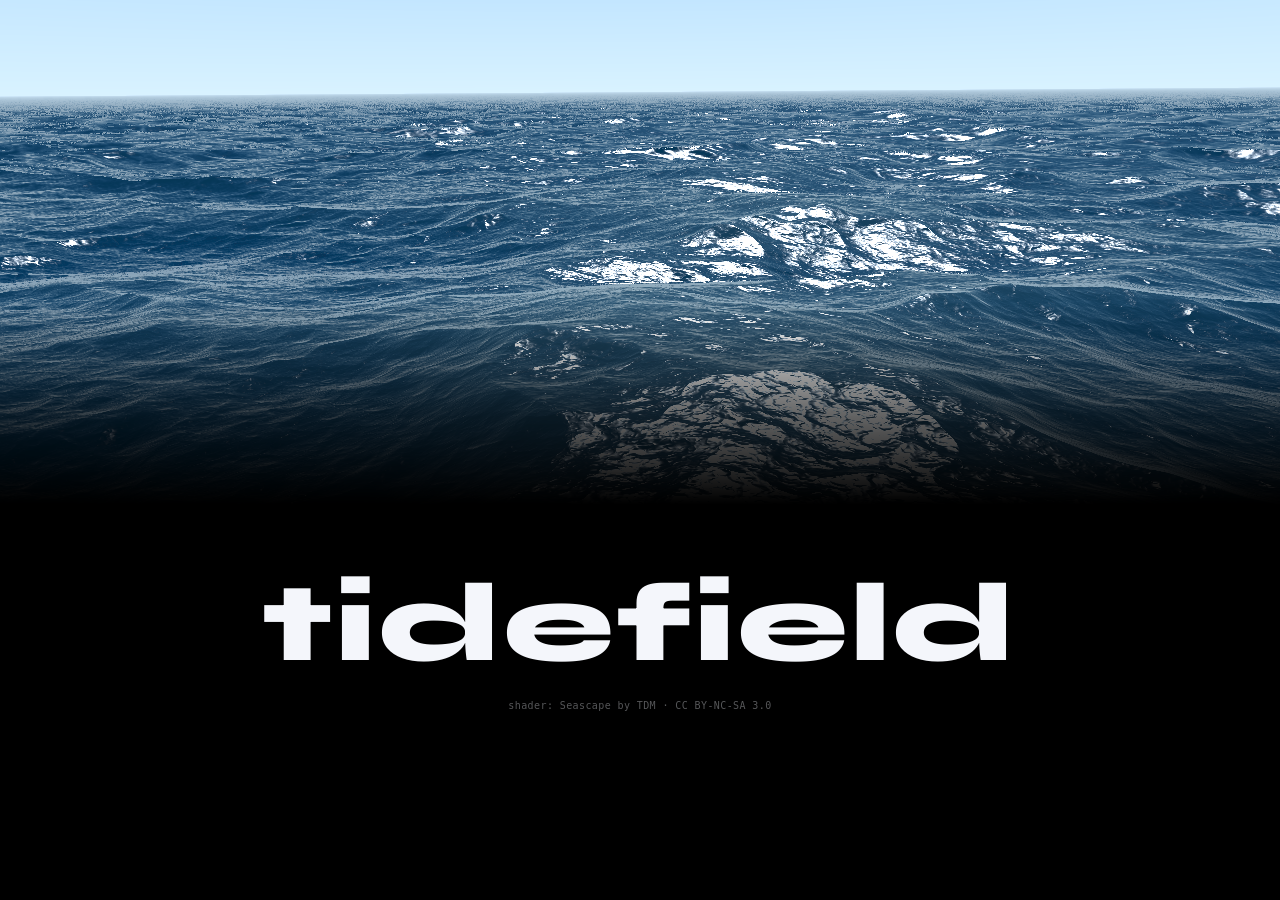
<file: index2.html>
<!doctype html>
<html lang="en">
  <head>
    <meta charset="UTF-8" />
    <meta name="viewport" content="width=device-width, initial-scale=1.0" />
    <title>tidefield · seascape</title>
    <meta
      name="description"
      content="tidefield studio landing page with a Seascape WebGL header (shader by TDM, Shadertoy Ms2SD1)."
    />
    <link rel="preconnect" href="https://fonts.googleapis.com" />
    <link rel="preconnect" href="https://fonts.gstatic.com" crossorigin />
    <link
      href="https://fonts.googleapis.com/css2?family=Syne:wght@700;800&display=swap"
      rel="stylesheet"
    />
    <style>
      :root {
        color-scheme: dark;
        --bg: #000000;
        --ink: #f4f6fb;
      }
      * { box-sizing: border-box; }
      html, body { margin: 0; min-height: 100%; }
      body {
        background: var(--bg);
        color: var(--ink);
        font-family: "Syne", sans-serif;
        min-height: 100vh;
      }
      .header {
        position: relative;
        width: 100%;
        height: clamp(320px, 56vh, 560px);
        background: #000;
        overflow: hidden;
      }
      .header::after {
        content: "";
        position: absolute;
        inset: 0;
        pointer-events: none;
        background: linear-gradient(
          180deg,
          rgba(0,0,0,0) 60%,
          rgba(0,0,0,0.6) 82%,
          rgba(0,0,0,1) 100%
        );
      }
      .scene { display: block; width: 100%; height: 100%; }
      .shell {
        display: flex;
        align-items: center;
        justify-content: center;
        padding: clamp(2rem, 6vw, 4rem) 1.5rem;
      }
      .wordmark {
        margin: 0;
        font-size: clamp(2.8rem, 9vw, 7rem);
        line-height: 1;
        font-weight: 800;
        letter-spacing: 0.02em;
        text-transform: lowercase;
        text-align: center;
        color: var(--ink);
      }
      .credit {
        display: inline-block;
        margin-top: 1.25rem;
        font-family: ui-monospace, SFMono-Regular, Menlo, monospace;
        font-size: 10px;
        letter-spacing: 0.04em;
        color: rgba(244, 246, 251, 0.35);
        text-decoration: none;
      }
      .credit:hover { color: rgba(244, 246, 251, 0.7); }
      @media (max-width: 640px) {
        .header { height: clamp(200px, 40vh, 320px); }
        .wordmark { font-size: clamp(2.4rem, 14vw, 4.4rem); }
      }
      @media (prefers-reduced-motion: reduce) {
        .scene { opacity: 0.9; }
      }
    </style>
  </head>
  <body>
    <header class="header" aria-label="tidefield">
      <canvas class="scene" id="scene" aria-hidden="true"></canvas>
    </header>
    <main class="shell">
      <div style="text-align:center">
        <h1 class="wordmark">tidefield</h1>
        <a class="credit"
           href="https://www.shadertoy.com/view/Ms2SD1"
           target="_blank"
           rel="noopener noreferrer">shader: Seascape by TDM · CC BY-NC-SA 3.0</a>
      </div>
    </main>

    <script id="vs" type="x-shader/x-vertex">
      attribute vec2 a_pos;
      void main() { gl_Position = vec4(a_pos, 0.0, 1.0); }
    </script>

    <!--
      Fragment shader: "Seascape" by Alexander Alekseev aka TDM (2014).
      Source: https://www.shadertoy.com/view/Ms2SD1
      License: CC BY-NC-SA 3.0 Unported.
    -->
    <script id="fs" type="x-shader/x-fragment">
      precision highp float;

      uniform vec2  iResolution;
      uniform float iTime;
      uniform vec2  iMouse;

      const int NUM_STEPS = 8;
      const float PI      = 3.141592;
      const float EPSILON = 1e-3;
      #define EPSILON_NRM (0.1 / iResolution.x)

      const int ITER_GEOMETRY = 3;
      const int ITER_FRAGMENT = 5;
      const float SEA_HEIGHT = 0.6;
      const float SEA_CHOPPY = 4.0;
      const float SEA_SPEED  = 0.8;
      const float SEA_FREQ   = 0.16;
      const vec3  SEA_BASE        = vec3(0.0, 0.09, 0.18);
      const vec3  SEA_WATER_COLOR = vec3(0.48, 0.54, 0.36) * 0.6;
      #define SEA_TIME (1.0 + iTime * SEA_SPEED)
      const mat2 octave_m = mat2(1.6, 1.2, -1.2, 1.6);

      mat3 fromEuler(vec3 ang) {
        vec2 a1 = vec2(sin(ang.x), cos(ang.x));
        vec2 a2 = vec2(sin(ang.y), cos(ang.y));
        vec2 a3 = vec2(sin(ang.z), cos(ang.z));
        mat3 m;
        m[0] = vec3(a1.y*a3.y + a1.x*a2.x*a3.x, a1.y*a2.x*a3.x + a3.y*a1.x, -a2.y*a3.x);
        m[1] = vec3(-a2.y*a1.x, a1.y*a2.y, a2.x);
        m[2] = vec3(a3.y*a1.x*a2.x + a1.y*a3.x, a1.x*a3.x - a1.y*a3.y*a2.x, a2.y*a3.y);
        return m;
      }

      float hash(vec2 p) {
        float h = dot(p, vec2(127.1, 311.7));
        return fract(sin(h) * 43758.5453123);
      }
      float noise(in vec2 p) {
        vec2 i = floor(p);
        vec2 f = fract(p);
        vec2 u = f*f*(3.0 - 2.0*f);
        return -1.0 + 2.0 * mix(
          mix(hash(i + vec2(0.0,0.0)), hash(i + vec2(1.0,0.0)), u.x),
          mix(hash(i + vec2(0.0,1.0)), hash(i + vec2(1.0,1.0)), u.x),
          u.y);
      }

      float diffuse(vec3 n, vec3 l, float p) {
        return pow(dot(n, l) * 0.4 + 0.6, p);
      }
      float specular(vec3 n, vec3 l, vec3 e, float s) {
        float nrm = (s + 8.0) / (PI * 8.0);
        return pow(max(dot(reflect(e, n), l), 0.0), s) * nrm;
      }

      vec3 getSkyColor(vec3 e, float day) {
        e.y = (max(e.y, 0.0) * 0.8 + 0.2) * 0.8;
        vec3 daySky = vec3(pow(1.0 - e.y, 2.0), 1.0 - e.y, 0.6 + (1.0 - e.y) * 0.4) * 1.1;
        vec3 nightSky = vec3(0.04, 0.06, 0.12) + vec3(0.04, 0.05, 0.10) * (1.0 - e.y);
        return mix(nightSky, daySky, day);
      }

      float sea_octave(vec2 uv, float choppy) {
        uv += noise(uv);
        vec2 wv  = 1.0 - abs(sin(uv));
        vec2 swv = abs(cos(uv));
        wv = mix(wv, swv, wv);
        return pow(1.0 - pow(wv.x * wv.y, 0.65), choppy);
      }

      float map(vec3 p) {
        float freq = SEA_FREQ;
        float amp  = SEA_HEIGHT;
        float choppy = SEA_CHOPPY;
        vec2 uv = p.xz; uv.x *= 0.75;
        float d, h = 0.0;
        for (int i = 0; i < ITER_GEOMETRY; i++) {
          d  = sea_octave((uv + SEA_TIME) * freq, choppy);
          d += sea_octave((uv - SEA_TIME) * freq, choppy);
          h += d * amp;
          uv *= octave_m; freq *= 1.9; amp *= 0.22;
          choppy = mix(choppy, 1.0, 0.2);
        }
        return p.y - h;
      }

      float map_detailed(vec3 p) {
        float freq = SEA_FREQ;
        float amp  = SEA_HEIGHT;
        float choppy = SEA_CHOPPY;
        vec2 uv = p.xz; uv.x *= 0.75;
        float d, h = 0.0;
        for (int i = 0; i < ITER_FRAGMENT; i++) {
          d  = sea_octave((uv + SEA_TIME) * freq, choppy);
          d += sea_octave((uv - SEA_TIME) * freq, choppy);
          h += d * amp;
          uv *= octave_m; freq *= 1.9; amp *= 0.22;
          choppy = mix(choppy, 1.0, 0.2);
        }
        return p.y - h;
      }

      vec3 getSeaColor(vec3 p, vec3 n, vec3 l, vec3 eye, vec3 dist, float day) {
        float fresnel = clamp(1.0 - dot(n, -eye), 0.0, 1.0);
        fresnel = pow(fresnel, 3.0) * 0.5;
        vec3 reflected = getSkyColor(reflect(eye, n), day);
        vec3 baseDay = SEA_BASE;
        vec3 baseNight = vec3(0.02, 0.06, 0.12);
        vec3 base = mix(baseNight, baseDay, day);
        vec3 refracted = base + diffuse(n, l, 80.0) * SEA_WATER_COLOR * (0.06 + 0.08 * day);

        // moonlight: a second light from the opposite hemisphere keeps the water visible at night
        vec3 moonDir = normalize(vec3(-0.4, 0.7, -0.6));
        vec3 moonTint = vec3(0.55, 0.7, 1.0);
        float moonAmt = (1.0 - day);
        refracted += diffuse(n, moonDir, 40.0) * moonTint * 0.18 * moonAmt;

        vec3 color = mix(refracted, reflected, fresnel);
        float atten = max(1.0 - dot(dist, dist) * 0.001, 0.0);
        color += SEA_WATER_COLOR * (p.y - SEA_HEIGHT) * 0.18 * atten * (0.5 + 0.5 * day);
        color += vec3(specular(n, l, eye, 60.0)) * (0.2 + 0.8 * day);
        color += moonTint * specular(n, moonDir, eye, 40.0) * 0.35 * moonAmt;
        return color;
      }

      vec3 getNormal(vec3 p, float eps) {
        vec3 n;
        n.y = map_detailed(p);
        n.x = map_detailed(vec3(p.x + eps, p.y, p.z)) - n.y;
        n.z = map_detailed(vec3(p.x, p.y, p.z + eps)) - n.y;
        n.y = eps;
        return normalize(n);
      }

      float heightMapTracing(vec3 ori, vec3 dir, out vec3 p) {
        float tm = 0.0;
        float tx = 1000.0;
        float hx = map(ori + dir * tx);
        if (hx > 0.0) { p = ori + dir * tx; return tx; }
        float hm = map(ori + dir * tm);
        float tmid = 0.0;
        for (int i = 0; i < NUM_STEPS; i++) {
          tmid = mix(tm, tx, hm / (hm - hx));
          p = ori + dir * tmid;
          float hmid = map(p);
          if (hmid < 0.0) { tx = tmid; hx = hmid; }
          else            { tm = tmid; hm = hmid; }
        }
        return tmid;
      }

      vec3 getPixel(in vec2 coord, float time) {
        vec2 uv = coord / iResolution.xy;
        uv = uv * 2.0 - 1.0;
        uv.x *= iResolution.x / iResolution.y;

        // slow day/night cycle (~125s full period)
        float sunY = sin(iTime * 0.05);
        float day  = clamp(sunY * 0.7 + 0.5, 0.0, 1.0);

        vec3 ang = vec3(sin(time*3.0)*0.04, sin(time)*0.08 + 0.18, time);
        vec3 ori = vec3(0.0, 3.5, time * 5.0);
        vec3 dir = normalize(vec3(uv.xy, -3.4));
        dir = normalize(dir) * fromEuler(ang);

        vec3 p;
        heightMapTracing(ori, dir, p);
        vec3 dist = p - ori;
        vec3 n = getNormal(p, dot(dist, dist) * EPSILON_NRM);
        vec3 light = normalize(vec3(cos(iTime * 0.05) * 0.4, max(sunY, -0.2) * 1.1 + 0.1, 0.7));

        return mix(
          getSkyColor(dir, day),
          getSeaColor(p, n, light, dir, dist, day),
          pow(smoothstep(0.0, -0.02, dir.y), 0.2));
      }

      void main() {
        float time = iTime * 0.08 + iMouse.x * 0.004;
        vec3 color = getPixel(gl_FragCoord.xy, time);
        gl_FragColor = vec4(pow(color, vec3(0.65)), 1.0);
      }
    </script>

    <script>
      (function () {
        const canvas = document.getElementById("scene");
        const gl =
          canvas.getContext("webgl", { antialias: false, alpha: false }) ||
          canvas.getContext("experimental-webgl");
        if (!gl) {
          canvas.replaceWith(Object.assign(document.createElement("div"), {
            textContent: "WebGL not supported",
            style: "color:#fff;display:flex;align-items:center;justify-content:center;height:100%;",
          }));
          return;
        }

        function compile(type, src) {
          const s = gl.createShader(type);
          gl.shaderSource(s, src);
          gl.compileShader(s);
          if (!gl.getShaderParameter(s, gl.COMPILE_STATUS)) {
            console.error(gl.getShaderInfoLog(s));
          }
          return s;
        }

        const vs = compile(gl.VERTEX_SHADER, document.getElementById("vs").textContent);
        const fs = compile(gl.FRAGMENT_SHADER, document.getElementById("fs").textContent);
        const prog = gl.createProgram();
        gl.attachShader(prog, vs);
        gl.attachShader(prog, fs);
        gl.linkProgram(prog);
        if (!gl.getProgramParameter(prog, gl.LINK_STATUS)) {
          console.error(gl.getProgramInfoLog(prog));
        }
        gl.useProgram(prog);

        const buf = gl.createBuffer();
        gl.bindBuffer(gl.ARRAY_BUFFER, buf);
        gl.bufferData(gl.ARRAY_BUFFER,
          new Float32Array([-1,-1, 1,-1, -1,1,  -1,1, 1,-1, 1,1]),
          gl.STATIC_DRAW);
        const aPos = gl.getAttribLocation(prog, "a_pos");
        gl.enableVertexAttribArray(aPos);
        gl.vertexAttribPointer(aPos, 2, gl.FLOAT, false, 0, 0);

        const uRes   = gl.getUniformLocation(prog, "iResolution");
        const uTime  = gl.getUniformLocation(prog, "iTime");
        const uMouse = gl.getUniformLocation(prog, "iMouse");

        const mouse = { x: 0, y: 0 };
        canvas.addEventListener("pointermove", (e) => {
          const r = canvas.getBoundingClientRect();
          mouse.x = e.clientX - r.left;
          mouse.y = r.height - (e.clientY - r.top);
        });

        const dpr = Math.min(window.devicePixelRatio || 1, 2);
        function resize() {
          const w = Math.floor(canvas.clientWidth * dpr);
          const h = Math.floor(canvas.clientHeight * dpr);
          if (canvas.width !== w || canvas.height !== h) {
            canvas.width = w; canvas.height = h;
            gl.viewport(0, 0, w, h);
          }
        }
        window.addEventListener("resize", resize);

        const reduced = window.matchMedia("(prefers-reduced-motion: reduce)").matches;
        const start = performance.now();
        function frame(now) {
          resize();
          const t = reduced ? 4.0 : (now - start) / 1000;
          gl.uniform2f(uRes, canvas.width, canvas.height);
          gl.uniform1f(uTime, t);
          gl.uniform2f(uMouse, mouse.x * dpr, mouse.y * dpr);
          gl.drawArrays(gl.TRIANGLES, 0, 6);
          requestAnimationFrame(frame);
        }
        requestAnimationFrame(frame);
      })();
    </script>
  </body>
</html>
</file>
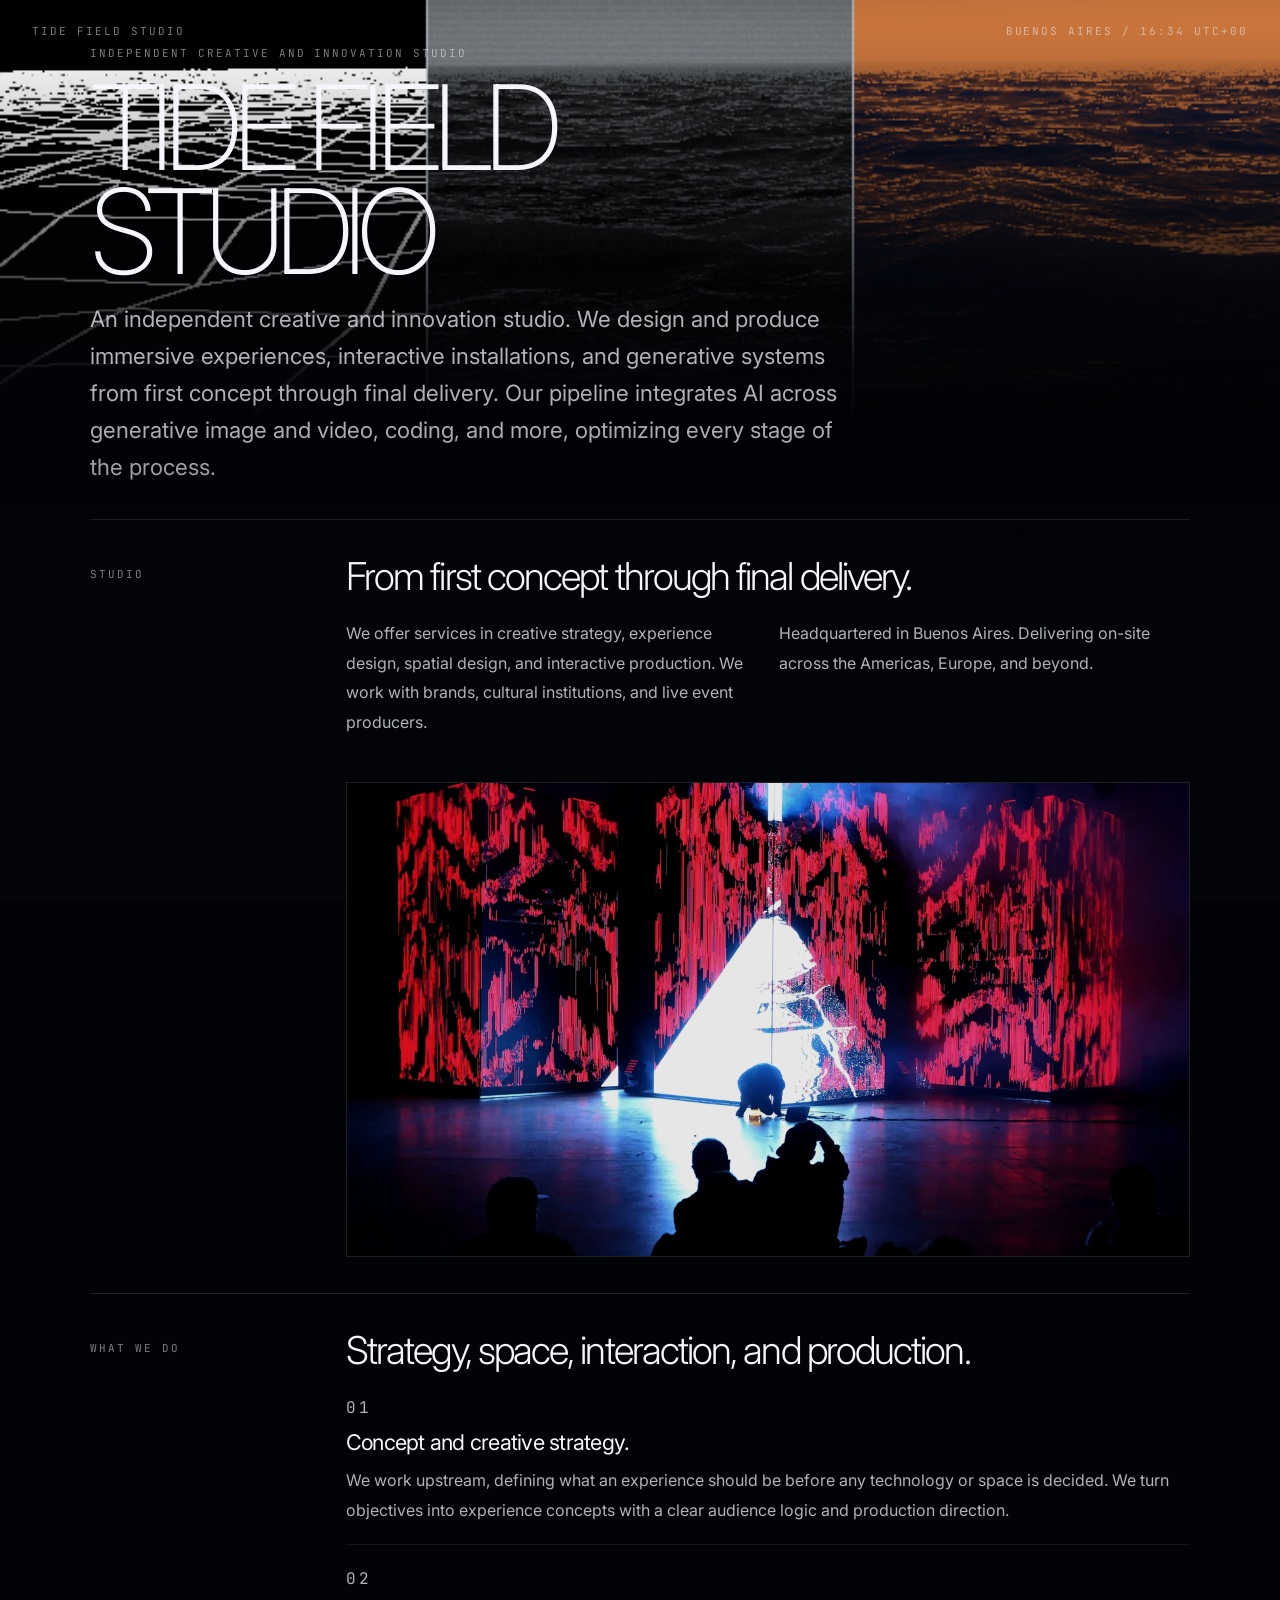
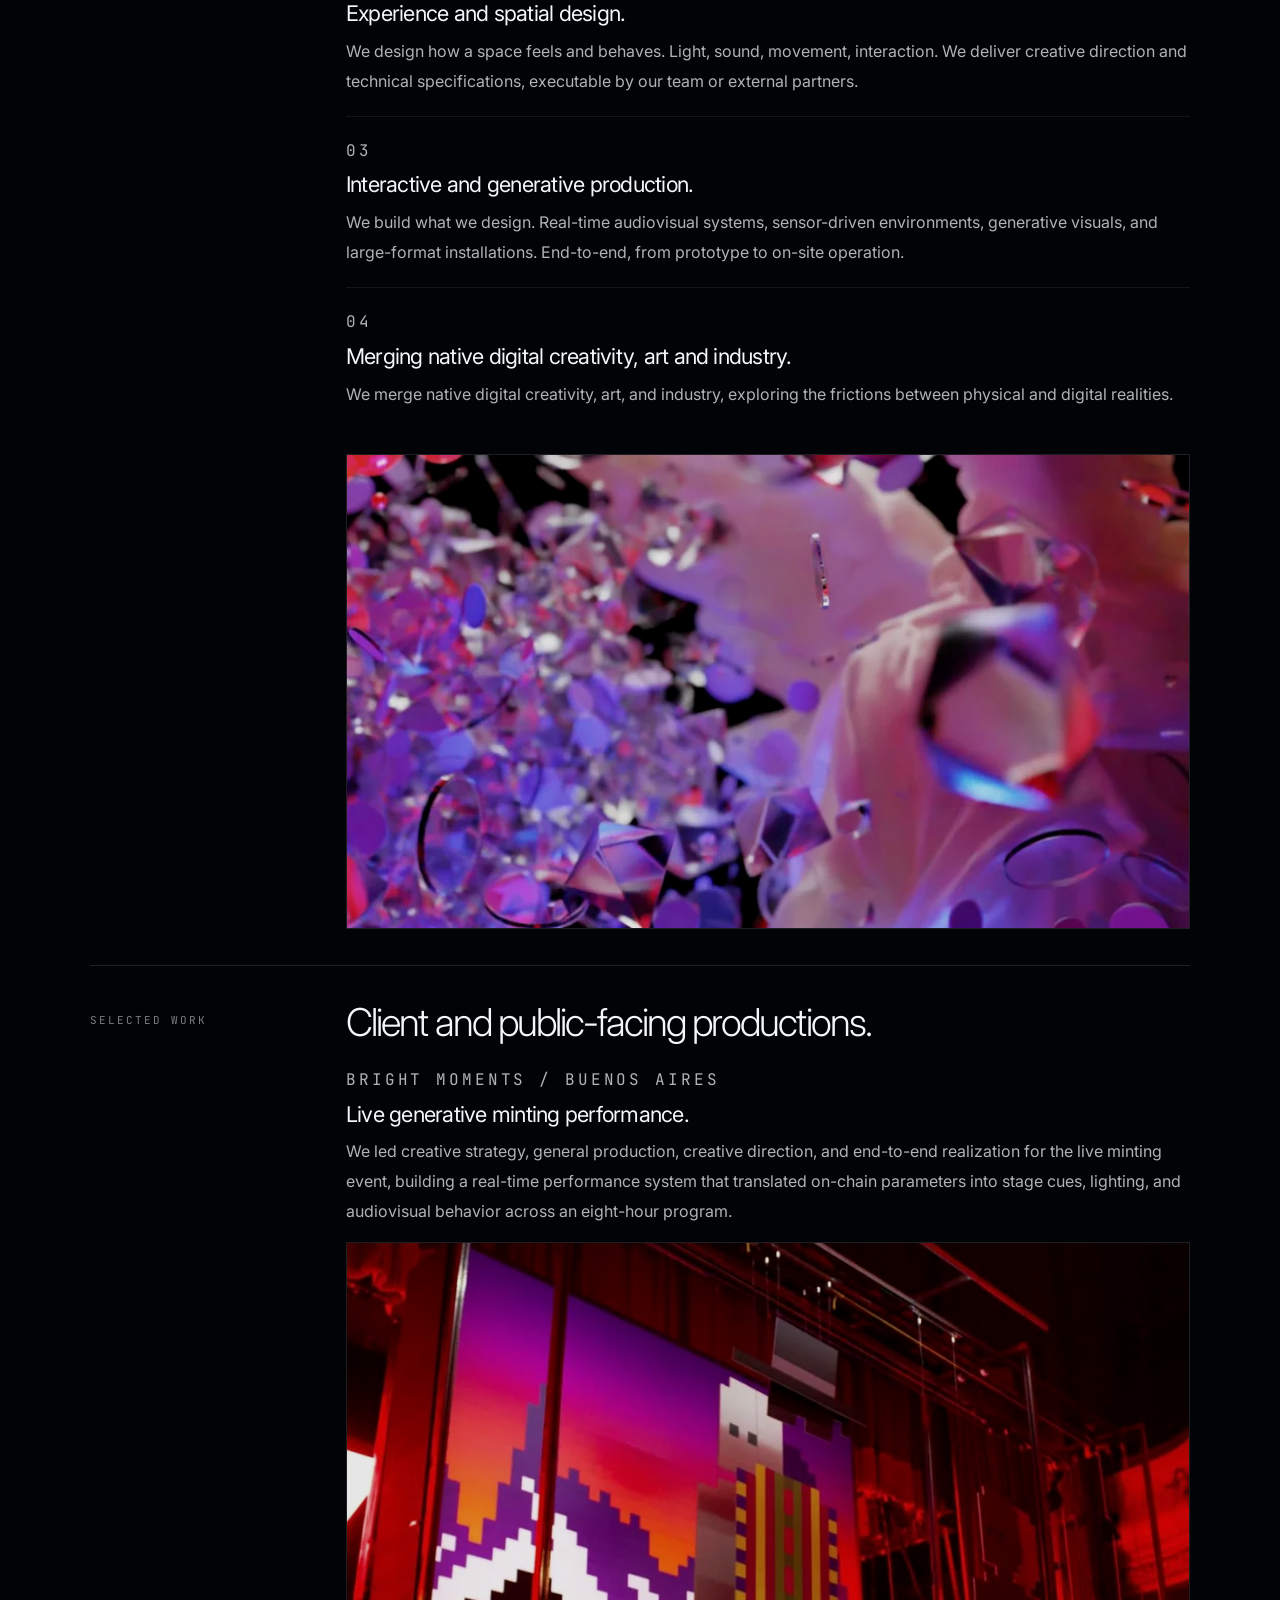
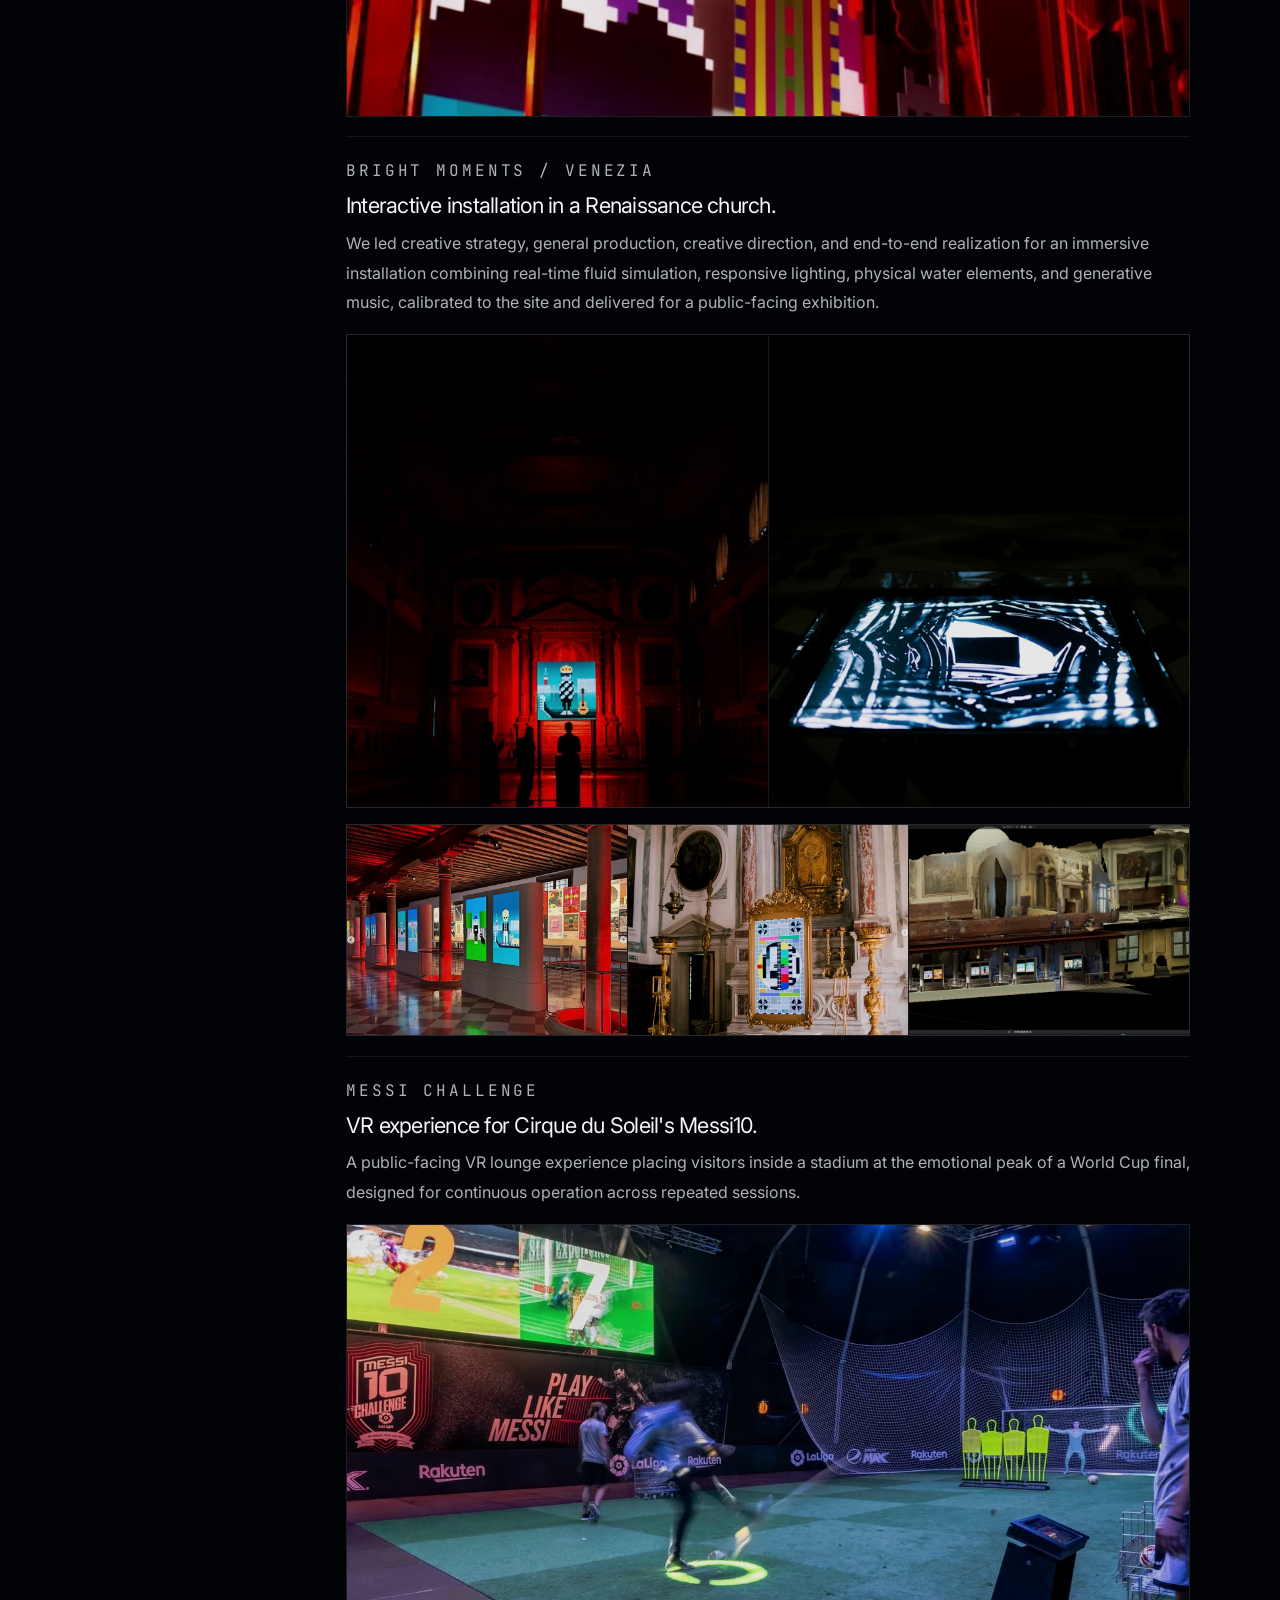
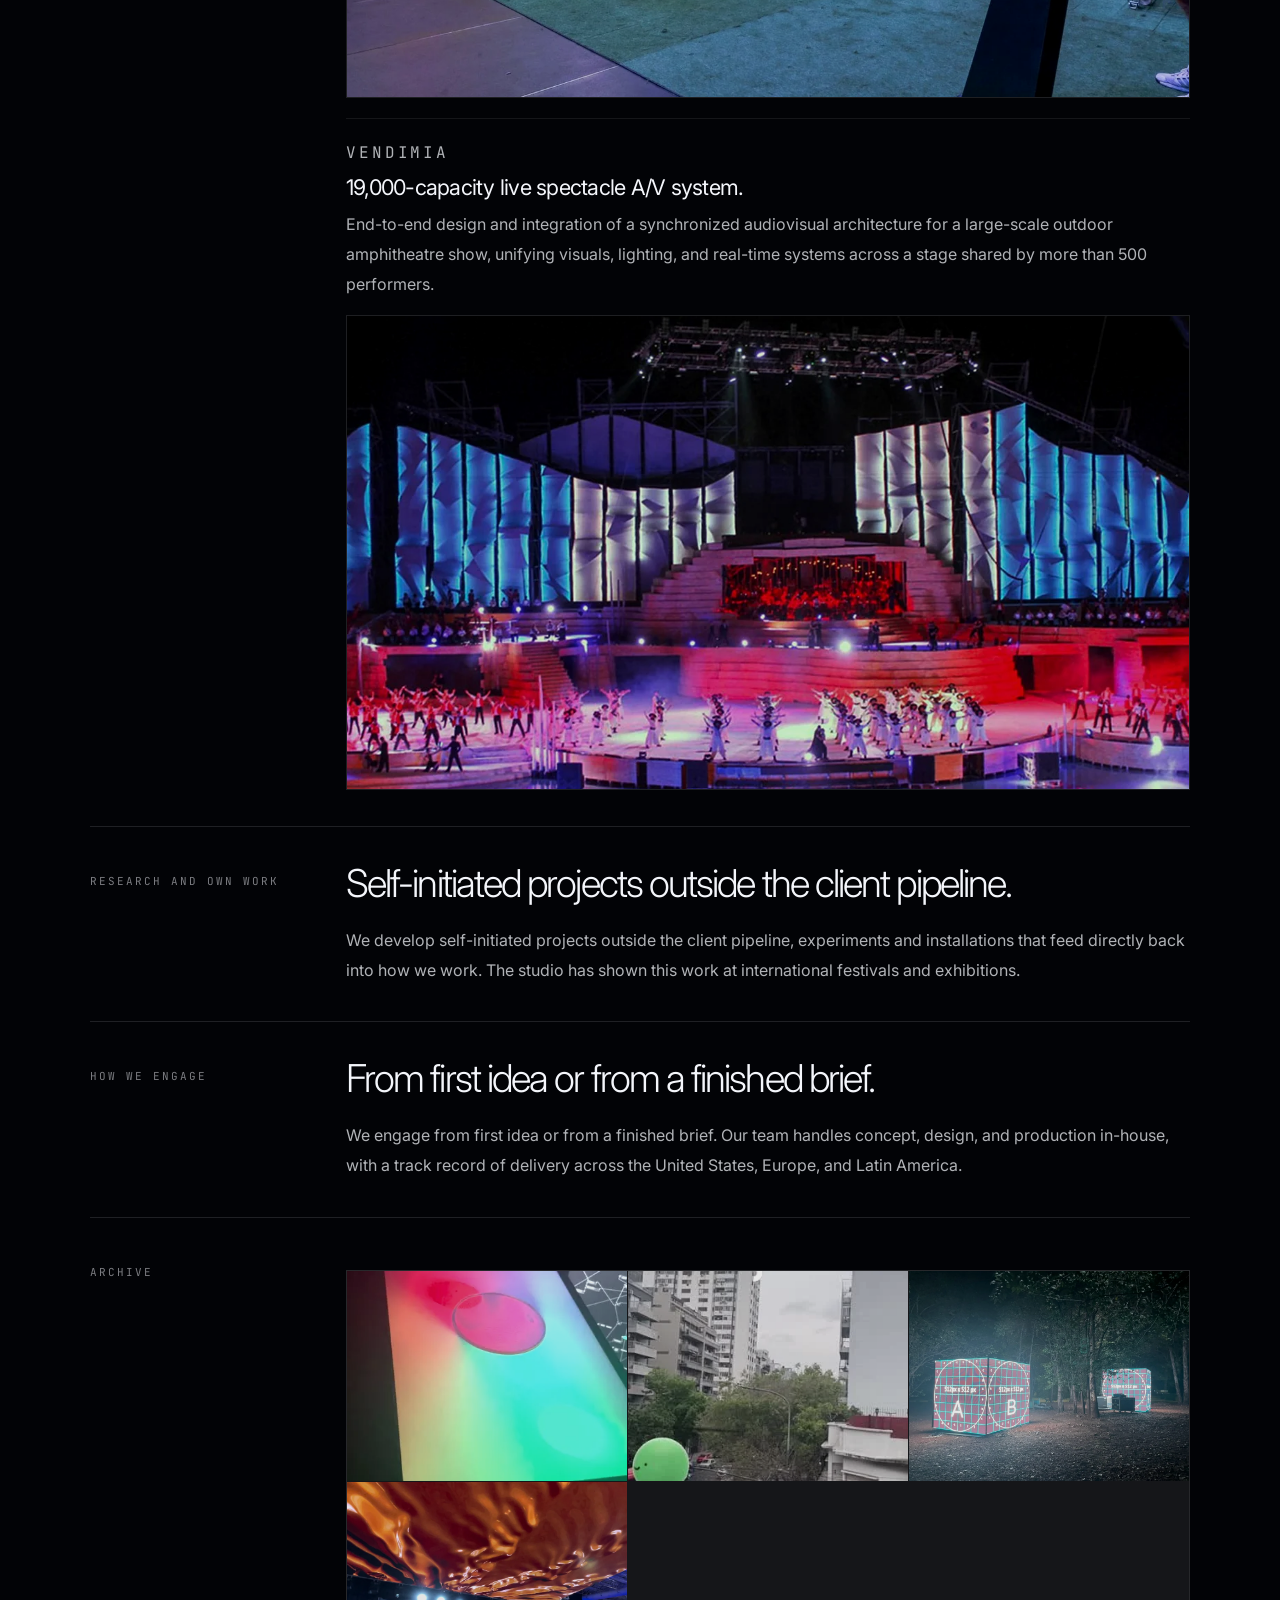
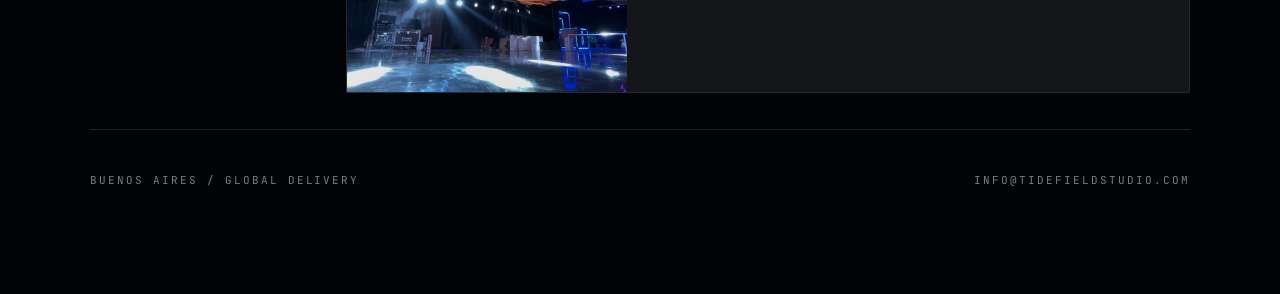
<file: index3.html>
<!doctype html>
<html lang="en">
  <head>
    <meta charset="UTF-8" />
    <meta name="viewport" content="width=device-width, initial-scale=1.0, maximum-scale=1.0, viewport-fit=cover" />
    <title>TIDE FIELD STUDIO</title>
    <meta
      name="description"
      content="Tide Field Studio is an independent creative and innovation studio designing immersive experiences, interactive installations, and generative systems."
    />
    <link rel="preconnect" href="https://fonts.googleapis.com" />
    <link rel="preconnect" href="https://fonts.gstatic.com" crossorigin />
    <link
      href="https://fonts.googleapis.com/css2?family=Inter:wght@200;300;400;500;600&family=JetBrains+Mono:wght@400&display=swap"
      rel="stylesheet"
    />
    <link rel="preload" href="./assets/portfolio/bright-moments.webp" as="image" />
    <style>
      :root {
        color-scheme: dark;
        --bg: #020306;
        --bg-soft: #090c12;
        --ink: #f4f6fb;
        --mute: rgba(244, 246, 251, 0.5);
        --soft: rgba(244, 246, 251, 0.72);
        --line: rgba(244, 246, 251, 0.12);
      }
      * { box-sizing: border-box; }
      html, body { margin: 0; min-height: 100%; }
      body {
        background: var(--bg);
        color: var(--ink);
        font-family: "Inter", system-ui, -apple-system, sans-serif;
        min-height: 100vh;
        overflow-x: hidden;
      }
      #perf, #stats, .stats, .fps-meter, [data-fps-meter] { display: none !important; }
      body::before {
        content: "";
        position: fixed;
        inset: 0;
        pointer-events: none;
        background:
          radial-gradient(circle at top left, rgba(255,255,255,0.06), transparent 28%),
          linear-gradient(180deg, transparent 0%, rgba(255,255,255,0.02) 100%);
        opacity: 0.7;
      }
      .header {
        position: relative;
        width: 100%;
        height: clamp(420px, 56vh, 560px);
        height: clamp(420px, 56svh, 560px);
        min-height: 0;
        background: #000;
        overflow: hidden;
      }
      .header.is-static {
        background:
          radial-gradient(circle at 18% 8%, rgba(48,102,190,0.38), transparent 30%),
          radial-gradient(circle at 82% 20%, rgba(233,121,57,0.28), transparent 32%),
          radial-gradient(circle at 50% 92%, rgba(42,180,159,0.22), transparent 38%),
          #020306;
      }
      .header canvas {
        position: absolute;
        inset: 0;
        display: block;
        width: 100%;
        height: 100%;
        touch-action: none;
      }
      .header.is-static canvas { display: none; }
      .header::after {
        content: "";
        position: absolute;
        inset: 0;
        pointer-events: none;
        background:
          linear-gradient(180deg, transparent 0%, transparent 5%, rgba(2,3,6,0.15) 22%, rgba(2,3,6,0.6) 52%, rgba(2,3,6,0.92) 72%, rgba(2,3,6,1) 86%);
      }
      .topbar {
        position: absolute;
        inset: 0 0 auto 0;
        z-index: 2;
        display: flex;
        justify-content: space-between;
        align-items: center;
        padding: clamp(1rem, 2.5vw, 1.5rem) clamp(1.25rem, 3vw, 2rem);
        font-family: "JetBrains Mono", ui-monospace, SFMono-Regular, Menlo, monospace;
        font-size: 11px;
        letter-spacing: 0.18em;
        text-transform: uppercase;
        color: var(--mute);
      }
      .hero {
        position: absolute;
        left: 50%;
        bottom: clamp(0.55rem, 2vh, 1.15rem);
        z-index: 1;
        width: min(1100px, calc(100% - 2.5rem));
        margin: 0;
        padding: 0;
        transform: translateX(-50%);
      }
      .eyebrow,
      .section-label,
      .entry-meta,
      .reference {
        font-family: "JetBrains Mono", ui-monospace, SFMono-Regular, Menlo, monospace;
        font-size: 11px;
        letter-spacing: 0.18em;
        text-transform: uppercase;
        color: var(--mute);
      }
      .eyebrow {
        margin: 0 0 1rem;
      }
      .wordmark {
        --wordmark-size: clamp(3.2rem, 9vw, 7rem);
        margin: 0;
        font-family: "Inter", system-ui, sans-serif;
        font-weight: 200;
        font-size: var(--wordmark-fit, var(--wordmark-size));
        letter-spacing: -0.083em;
        line-height: 0.88;
        text-transform: uppercase;
        color: var(--ink);
        max-width: none;
        width: max-content;
      }
      .wordmark-line {
        display: block;
        white-space: nowrap;
      }
      .wordmark-line--studio {
        display: inline-block;
      }
      .wordmark-o {
        display: inline-block;
      }
      .lede {
        max-width: 48rem;
        margin: 1.1rem 0 0;
        font-size: clamp(1.08rem, 2vw, 1.4rem);
        line-height: 1.65;
        color: var(--soft);
      }
      .shell {
        width: min(1100px, calc(100% - 2.5rem));
        margin: 0 auto;
        position: relative;
        z-index: 1;
        margin-top: clamp(-2.25rem, -3vw, -1.25rem);
        padding: clamp(2.25rem, 4vw, 3.25rem) 0 clamp(4rem, 8vw, 6rem);
      }
      .shell::before {
        content: "";
        position: absolute;
        left: 50%;
        top: clamp(-5rem, -8vw, -3.5rem);
        width: 100vw;
        height: clamp(7rem, 12vw, 11rem);
        transform: translateX(-50%);
        pointer-events: none;
        background: linear-gradient(180deg, rgba(2,3,6,0) 0%, rgba(2,3,6,0.04) 36%, rgba(2,3,6,0.16) 68%, rgba(2,3,6,0.28) 100%);
      }
      .section {
        display: grid;
        grid-template-columns: minmax(180px, 220px) minmax(0, 1fr);
        gap: 2.25rem;
        padding: clamp(1.65rem, 3vw, 2.25rem) 0;
        border-top: 1px solid var(--line);
      }
      .section-content {
        display: grid;
        gap: 1.4rem;
      }
      .section-title {
        margin: 0;
        font-size: clamp(1.8rem, 3vw, 2.8rem);
        font-weight: 300;
        letter-spacing: -0.05em;
        line-height: 1.06;
      }
      .section-copy {
        display: grid;
        grid-template-columns: repeat(2, minmax(0, 1fr));
        gap: 1.4rem;
      }
      .section-copy p,
      .entry p,
      .closing p {
        margin: 0;
        font-size: 1rem;
        line-height: 1.85;
        color: var(--soft);
      }
      .entry-list {
        display: grid;
        gap: 1.2rem;
      }
      .entry {
        padding-top: 1.2rem;
        border-top: 1px solid rgba(244, 246, 251, 0.08);
      }
      .entry:first-child {
        padding-top: 0;
        border-top: 0;
      }
      .entry h3 {
        margin: 0.45rem 0 0.65rem;
        font-size: 1.35rem;
        font-weight: 400;
        letter-spacing: -0.035em;
        line-height: 1.18;
      }
      .entry-media {
        margin: 1rem 0 0;
        aspect-ratio: 16 / 9;
        overflow: hidden;
        border: 1px solid rgba(244, 246, 251, 0.08);
        background: rgba(244, 246, 251, 0.04);
      }
      .entry-media img {
        display: block;
        width: 100%;
        height: 100%;
        object-fit: cover;
        filter: saturate(0.88) contrast(1.04) brightness(0.9);
      }
      .entry-media--pair {
        display: grid;
        grid-template-columns: repeat(2, minmax(0, 1fr));
        gap: 1px;
        background: rgba(244, 246, 251, 0.08);
      }
      .entry-gallery {
        display: grid;
        grid-template-columns: repeat(3, minmax(0, 1fr));
        gap: 1px;
        margin-top: 1rem;
        border: 1px solid rgba(244, 246, 251, 0.08);
        background: rgba(244, 246, 251, 0.08);
      }
      .entry-gallery img {
        display: block;
        width: 100%;
        aspect-ratio: 4 / 3;
        object-fit: cover;
        filter: saturate(0.88) contrast(1.04) brightness(0.9);
        background: #020306;
      }
      .section-media {
        margin-top: 1.4rem;
      }
      .entry-meta {
        margin: 0;
      }
      .footer {
        display: flex;
        justify-content: space-between;
        align-items: center;
        gap: 1rem;
        padding-top: 2rem;
        border-top: 1px solid var(--line);
      }
      .reference {
        text-decoration: none;
        transition: color 180ms ease;
      }
      .reference:hover {
        color: var(--ink);
      }
      @media (max-width: 640px) {
        .header {
          height: clamp(385px, 63vh, 455px);
          height: clamp(385px, 63svh, 455px);
        }
        .topbar {
          font-size: 10px;
          letter-spacing: 0.12em;
          padding: 0.95rem 0.75rem;
        }
        .hero,
        .shell { width: min(100% - 1.5rem, 1100px); }
        .hero { bottom: clamp(0.45rem, 1.8vh, 0.9rem); }
        .wordmark {
          --wordmark-size: clamp(2.45rem, 14vw, 4.2rem);
          letter-spacing: -0.078em;
        }
        .lede {
          margin-top: 0.95rem;
          font-size: clamp(0.95rem, 3.8vw, 1.04rem);
          line-height: 1.55;
        }
        .shell {
          margin-top: -1.15rem;
          padding-top: 2rem;
        }
        .section {
          grid-template-columns: 1fr;
          gap: 0.9rem;
          padding: 1.65rem 0;
        }
        .section-copy {
          grid-template-columns: 1fr;
        }
        .entry-gallery {
          grid-template-columns: 1fr;
        }
        .footer {
          flex-direction: column;
          align-items: flex-start;
        }
      }
    </style>
  </head>
  <body>
    <header class="header" aria-label="Tide Field Studio">
      <canvas id="scene"></canvas>
      <div class="topbar">
        <span>TIDE FIELD STUDIO</span>
        <span id="clock">— · —</span>
      </div>
      <div class="hero">
        <p class="eyebrow">Independent creative and innovation studio</p>
        <h1 class="wordmark" aria-label="TIDE FIELD STUDIO">
          <span class="wordmark-line" aria-hidden="true">TIDE FIELD</span>
          <span class="wordmark-line wordmark-line--studio" aria-hidden="true">STUDI<span class="wordmark-o">O</span></span>
        </h1>
        <p class="lede">
          An independent creative and innovation studio. We design and produce
          immersive experiences, interactive installations, and generative
          systems from first concept through final delivery. Our pipeline
          integrates AI across generative image and video, coding, and more,
          optimizing every stage of the process.
        </p>
      </div>
    </header>


    <main class="shell">
      <section class="section" aria-labelledby="studio-title">
        <p class="section-label">Studio</p>
        <div class="section-content">
          <h2 class="section-title" id="studio-title">From first concept through final delivery.</h2>
          <div class="section-copy">
            <p>
              We offer services in creative strategy, experience design,
              spatial design, and interactive production. We work with brands,
              cultural institutions, and live event producers.
            </p>
            <p>
              Headquartered in Buenos Aires. Delivering on-site across the
              Americas, Europe, and beyond.
            </p>
          </div>
          <figure class="entry-media section-media">
            <img loading="lazy" decoding="async" src="./assets/portfolio/colapso-slide-2.webp" alt="COLAPSO live audiovisual performance" />
          </figure>
        </div>
      </section>

      <section class="section" aria-labelledby="services-title">
        <p class="section-label">What we do</p>
        <div class="section-content">
          <h2 class="section-title" id="services-title">Strategy, space, interaction, and production.</h2>
          <div class="entry-list">
            <article class="entry">
              <p class="entry-meta">01</p>
              <h3>Concept and creative strategy.</h3>
              <p>
                We work upstream, defining what an experience should be before
                any technology or space is decided. We turn objectives into
                experience concepts with a clear audience logic and production
                direction.
              </p>
            </article>
            <article class="entry">
              <p class="entry-meta">02</p>
              <h3>Experience and spatial design.</h3>
              <p>
                We design how a space feels and behaves. Light, sound,
                movement, interaction. We deliver creative direction and
                technical specifications, executable by our team or external
                partners.
              </p>
            </article>
            <article class="entry">
              <p class="entry-meta">03</p>
              <h3>Interactive and generative production.</h3>
              <p>
                We build what we design. Real-time audiovisual systems,
                sensor-driven environments, generative visuals, and
                large-format installations. End-to-end, from prototype to
                on-site operation.
              </p>
            </article>
            <article class="entry">
              <p class="entry-meta">04</p>
              <h3>Merging native digital creativity, art and industry.</h3>
              <p>
                We merge native digital creativity, art, and industry,
                exploring the frictions between physical and digital realities.
              </p>
            </article>
          </div>
          <figure class="entry-media section-media">
            <img loading="lazy" decoding="async" src="./assets/portfolio/slide-18-1.webp" alt="Interactive generative installation slide 18" />
          </figure>
        </div>
      </section>

      <section class="section" aria-labelledby="work-title">
        <p class="section-label">Selected work</p>
        <div class="section-content">
          <h2 class="section-title" id="work-title">Client and public-facing productions.</h2>
          <div class="entry-list">
            <article class="entry">
              <p class="entry-meta">Bright Moments / Buenos Aires</p>
              <h3>Live generative minting performance.</h3>
              <p>
                We led creative strategy, general production, creative
                direction, and end-to-end realization for the live minting
                event, building a real-time performance system that translated
                on-chain parameters into stage cues, lighting, and audiovisual
                behavior across an eight-hour program.
              </p>
              <figure class="entry-media">
                <img src="./assets/portfolio/bright-moments.webp" alt="Bright Moments live generative minting event" />
              </figure>
            </article>
            <article class="entry">
              <p class="entry-meta">Bright Moments / Venezia</p>
              <h3>Interactive installation in a Renaissance church.</h3>
              <p>
                We led creative strategy, general production, creative
                direction, and end-to-end realization for an immersive
                installation combining real-time fluid simulation, responsive
                lighting, physical water elements, and generative music,
                calibrated to the site and delivered for a public-facing
                exhibition.
              </p>
              <figure class="entry-media entry-media--pair">
                <img loading="lazy" decoding="async" src="./assets/portfolio/bm-venezia-slide-14-left.webp" alt="Bright Moments Venezia installation view" />
                <img loading="lazy" decoding="async" src="./assets/portfolio/bm-venezia-slide-14-right.webp" alt="Bright Moments Venezia water installation detail" />
              </figure>
              <div class="entry-gallery" aria-label="Bright Moments Venezia venue images">
                <img loading="lazy" decoding="async" src="./assets/portfolio/bm-venezia-slide-15-1.webp" alt="Bright Moments Venezia illuminated exterior" />
                <img loading="lazy" decoding="async" src="./assets/portfolio/bm-venezia-slide-15-2.webp" alt="Bright Moments Venezia historical venue interior" />
                <img loading="lazy" decoding="async" src="./assets/portfolio/bm-venezia-slide-15-3.webp" alt="Bright Moments Venezia exhibition facade" />
              </div>
            </article>
            <article class="entry">
              <p class="entry-meta">Messi Challenge</p>
              <h3>VR experience for Cirque du Soleil&apos;s Messi10.</h3>
              <p>
                A public-facing VR lounge experience placing visitors inside a
                stadium at the emotional peak of a World Cup final, designed
                for continuous operation across repeated sessions.
              </p>
              <figure class="entry-media">
                <img loading="lazy" decoding="async" src="./assets/portfolio/messi-challenge.webp" alt="Messi Challenge VR lounge experience" />
              </figure>
            </article>
            <article class="entry">
              <p class="entry-meta">Vendimia</p>
              <h3>19,000-capacity live spectacle A/V system.</h3>
              <p>
                End-to-end design and integration of a synchronized
                audiovisual architecture for a large-scale outdoor amphitheatre
                show, unifying visuals, lighting, and real-time systems across
                a stage shared by more than 500 performers.
              </p>
              <figure class="entry-media">
                <img loading="lazy" decoding="async" src="./assets/portfolio/vendimia.webp" alt="Vendimia large scale live spectacle audiovisual system" />
              </figure>
            </article>
          </div>
        </div>
      </section>

      <section class="section" aria-labelledby="research-title">
        <p class="section-label">Research and own work</p>
        <div class="section-content">
          <h2 class="section-title" id="research-title">Self-initiated projects outside the client pipeline.</h2>
          <div class="closing">
            <p>
              We develop self-initiated projects outside the client pipeline,
              experiments and installations that feed directly back into how we
              work. The studio has shown this work at international festivals
              and exhibitions.
            </p>
          </div>
        </div>
      </section>

      <section class="section" aria-labelledby="engage-title">
        <p class="section-label">How we engage</p>
        <div class="section-content closing">
          <h2 class="section-title" id="engage-title">From first idea or from a finished brief.</h2>
          <p>
            We engage from first idea or from a finished brief. Our team
            handles concept, design, and production in-house, with a track
            record of delivery across the United States, Europe, and Latin
            America.
          </p>
        </div>
      </section>

      <section class="section" aria-label="Additional visual archive">
        <p class="section-label">Archive</p>
        <div class="section-content">
          <div class="entry-gallery">
            <img loading="lazy" decoding="async" src="./assets/portfolio/slide-18-2.webp" alt="Interactive screen installation slide 18" />
            <img loading="lazy" decoding="async" src="./assets/portfolio/slide-18-3.webp" alt="Generative visual installation slide 18" />
            <img loading="lazy" decoding="async" src="./assets/portfolio/verano-slide-20.webp" alt="Verano Tecnópolis interactive installation" />
            <img loading="lazy" decoding="async" src="./assets/portfolio/slide-21-1.webp" alt="Verano Tecnópolis installation environment" />
          </div>
        </div>
      </section>

      <footer class="footer">
        <p class="section-label">Buenos Aires / Global delivery</p>
        <a class="reference" href="mailto:info@tidefieldstudio.com">info@tidefieldstudio.com</a>
      </footer>
    </main>

    <script id="vs" type="x-shader/x-vertex">
      attribute vec2 a_pos;
      void main() { gl_Position = vec4(a_pos, 0.0, 1.0); }
    </script>

    <!--
      Fragment shader based on "Seascape" by Alexander Alekseev (TDM), 2014.
      Source: https://www.shadertoy.com/view/Ms2SD1
      License: CC BY-NC-SA 3.0 Unported.
      Modifications (this file): forced nocturne, monochrome grading, slowed camera.
    -->
    <script id="fs" type="x-shader/x-fragment">
      precision highp float;

      uniform vec2  iResolution;
      uniform float iTime;
      uniform float iScrollY;
      uniform float iMouseX;

      const int NUM_STEPS = 8;
      const float PI      = 3.141592;
      #define EPSILON_NRM (0.1 / iResolution.x)

      const int ITER_GEOMETRY = 3;
      const int ITER_FRAGMENT = 5;
      const float SEA_HEIGHT = 0.6;
      const float SEA_CHOPPY = 4.0;
      const float SEA_SPEED  = 0.6;
      const float SEA_FREQ   = 0.16;
      #define SEA_TIME (1.0 + iTime * SEA_SPEED)
      const mat2 octave_m = mat2(1.6, 1.2, -1.2, 1.6);

      mat3 fromEuler(vec3 ang) {
        vec2 a1 = vec2(sin(ang.x), cos(ang.x));
        vec2 a2 = vec2(sin(ang.y), cos(ang.y));
        vec2 a3 = vec2(sin(ang.z), cos(ang.z));
        mat3 m;
        m[0] = vec3(a1.y*a3.y + a1.x*a2.x*a3.x, a1.y*a2.x*a3.x + a3.y*a1.x, -a2.y*a3.x);
        m[1] = vec3(-a2.y*a1.x, a1.y*a2.y, a2.x);
        m[2] = vec3(a3.y*a1.x*a2.x + a1.y*a3.x, a1.x*a3.x - a1.y*a3.y*a2.x, a2.y*a3.y);
        return m;
      }

      mat3 transposeMat3(mat3 m) {
        return mat3(
          vec3(m[0].x, m[1].x, m[2].x),
          vec3(m[0].y, m[1].y, m[2].y),
          vec3(m[0].z, m[1].z, m[2].z)
        );
      }

      float hash(vec2 p) {
        float h = dot(p, vec2(127.1, 311.7));
        return fract(sin(h) * 43758.5453123);
      }
      float noise(in vec2 p) {
        vec2 i = floor(p);
        vec2 f = fract(p);
        vec2 u = f*f*(3.0 - 2.0*f);
        return -1.0 + 2.0 * mix(
          mix(hash(i + vec2(0.0,0.0)), hash(i + vec2(1.0,0.0)), u.x),
          mix(hash(i + vec2(0.0,1.0)), hash(i + vec2(1.0,1.0)), u.x),
          u.y);
      }

      float diffuse(vec3 n, vec3 l, float p) {
        return pow(dot(n, l) * 0.4 + 0.6, p);
      }
      float specular(vec3 n, vec3 l, vec3 e, float s) {
        float nrm = (s + 8.0) / (PI * 8.0);
        return pow(max(dot(reflect(e, n), l), 0.0), s) * nrm;
      }

      // Monochrome night sky: very dark vertical gradient, slight horizon glow.
      vec3 getSkyColor(vec3 e) {
        float y = max(e.y, 0.0);
        float horizon = exp(-y * 6.0);                // bright near horizon
        float top     = pow(1.0 - y, 2.0) * 0.05;     // faint top
        float v = 0.018 + horizon * 0.10 + top;
        return vec3(v);
      }

      float sea_octave(vec2 uv, float choppy) {
        uv += noise(uv);
        vec2 wv  = 1.0 - abs(sin(uv));
        vec2 swv = abs(cos(uv));
        wv = mix(wv, swv, wv);
        return pow(1.0 - pow(wv.x * wv.y, 0.65), choppy);
      }

      float map(vec3 p) {
        float freq = SEA_FREQ;
        float amp  = SEA_HEIGHT;
        float choppy = SEA_CHOPPY;
        vec2 uv = p.xz; uv.x *= 0.75;
        float d, h = 0.0;
        for (int i = 0; i < ITER_GEOMETRY; i++) {
          d  = sea_octave((uv + SEA_TIME) * freq, choppy);
          d += sea_octave((uv - SEA_TIME) * freq, choppy);
          h += d * amp;
          uv *= octave_m; freq *= 1.9; amp *= 0.22;
          choppy = mix(choppy, 1.0, 0.2);
        }
        return p.y - h;
      }

      float map_detailed(vec3 p) {
        float freq = SEA_FREQ;
        float amp  = SEA_HEIGHT;
        float choppy = SEA_CHOPPY;
        vec2 uv = p.xz; uv.x *= 0.75;
        float d, h = 0.0;
        for (int i = 0; i < ITER_FRAGMENT; i++) {
          d  = sea_octave((uv + SEA_TIME) * freq, choppy);
          d += sea_octave((uv - SEA_TIME) * freq, choppy);
          h += d * amp;
          uv *= octave_m; freq *= 1.9; amp *= 0.22;
          choppy = mix(choppy, 1.0, 0.2);
        }
        return p.y - h;
      }

      float getSeaHeight(vec2 xz) {
        float freq = SEA_FREQ;
        float amp  = SEA_HEIGHT;
        float choppy = SEA_CHOPPY;
        vec2 uv = xz;
        uv.x *= 0.75;
        float d, h = 0.0;
        for (int i = 0; i < ITER_FRAGMENT; i++) {
          d  = sea_octave((uv + SEA_TIME) * freq, choppy);
          d += sea_octave((uv - SEA_TIME) * freq, choppy);
          h += d * amp;
          uv *= octave_m;
          freq *= 1.9;
          amp *= 0.22;
          choppy = mix(choppy, 1.0, 0.2);
        }
        return h;
      }

      vec3 getSeaPoint(vec2 xz) {
        return vec3(xz.x, getSeaHeight(xz), xz.y);
      }

      float mouseControl() {
        return smoothstep(0.02, 0.98, clamp(iMouseX, 0.0, 1.0));
      }

      float sunTravel() {
        return mouseControl();
      }

      float sunsetControl() {
        float horizonWarmth = pow(abs(sunTravel() * 2.0 - 1.0), 0.70);
        float scrollWarmth = smoothstep(0.0, 0.85, iScrollY) * 0.32;
        return clamp(max(horizonWarmth * 0.92, scrollWarmth), 0.0, 1.0);
      }

      vec3 getSunDir() {
        float t = sunTravel();
        float azimuth = mix(-1.18, 1.18, t);
        float rise = max(sin(t * PI), 0.0);
        float elevation = mix(0.08, 0.58, pow(rise, 0.82));
        return normalize(vec3(sin(azimuth) * 1.04, elevation, -0.45 - cos(azimuth) * 0.58));
      }

      vec3 getColorSkyColor(vec3 e) {
        float sunset = sunsetControl();
        vec3 sunDir = getSunDir();
        float y  = clamp(e.y,  0.0, 1.0);
        float hy = clamp(-e.y, 0.0, 1.0);

        // --- blue day sky (scroll = 0) ---
        vec3 zenith_blue  = vec3(0.12, 0.30, 0.68);
        vec3 horizon_blue = vec3(0.52, 0.72, 0.90);
        vec3 sky_blue = mix(horizon_blue, zenith_blue, smoothstep(0.0, 0.75, y));
        sky_blue = mix(sky_blue, vec3(0.72, 0.84, 0.95), exp(-y * 8.0) * 0.30); // haze
        // white-yellow sun high in sky
        float sd_b = max(dot(e, sunDir), 0.0);
        sky_blue += vec3(1.8, 1.8, 1.4) * pow(sd_b, 8000.0);
        sky_blue += vec3(0.6, 0.6, 0.5) * pow(sd_b, 60.0) * 0.12;
        sky_blue = mix(sky_blue, vec3(0.38, 0.55, 0.75), hy * 0.8);

        // --- sunset sky (scroll = 1) ---
        vec3 zenith_sun  = vec3(0.08, 0.14, 0.36);
        vec3 mid_sun     = vec3(0.46, 0.20, 0.09);
        vec3 horizon_sun = vec3(0.85, 0.48, 0.18);
        vec3 sky_sun = mix(horizon_sun, mid_sun,   smoothstep(0.0, 0.22, y));
        sky_sun       = mix(sky_sun,   zenith_sun, smoothstep(0.22, 0.80, y));
        sky_sun       = mix(sky_sun, vec3(0.72, 0.34, 0.18), exp(-y * 10.0) * 0.32);
        float sd_s = max(dot(e, sunDir), 0.0);
        sky_sun += vec3(2.0, 1.4, 0.50) * pow(sd_s, 6000.0);
        sky_sun += vec3(0.95, 0.50, 0.16) * pow(sd_s, 90.0) * 0.38;
        sky_sun += vec3(0.55, 0.22, 0.05) * pow(sd_s, 14.0) * 0.12;
        sky_sun = mix(sky_sun, vec3(0.05, 0.04, 0.10), hy * 0.85);

        return mix(sky_blue, sky_sun, sunset);
      }

      // Blue-day to sunset ocean.
      vec3 getColorSeaColor(vec3 p, vec3 n, vec3 l, vec3 eye, vec3 dist) {
        float sunset = sunsetControl();
        float depth = clamp(length(dist) * 0.015, 0.0, 1.0);
        float fresnel = clamp(1.0 - dot(n, -eye), 0.0, 1.0);
        fresnel = mix(0.02, 1.0, pow(fresnel, 4.0));
        float atten = max(1.0 - dot(dist, dist) * 0.001, 0.0);

        // --- blue day ocean (scroll = 0) ---
        vec3 dayLight = l;
        vec3 deep_blue = vec3(0.008, 0.040, 0.130);
        vec3 mid_blue  = vec3(0.020, 0.090, 0.220);
        vec3 ref_blue  = mix(deep_blue, mid_blue, depth);
        ref_blue += vec3(0.06, 0.14, 0.22) * diffuse(n, dayLight, 80.0) * 0.30;
        vec3 refl_blue = getColorSkyColor(reflect(eye, n));
        vec3 col_blue  = mix(ref_blue, refl_blue, fresnel);
        col_blue += vec3(1.4, 1.5, 1.6) * specular(n, dayLight, eye, 300.0) * 0.55; // white glint
        col_blue += vec3(0.30, 0.42, 0.60) * specular(n, dayLight, eye, 40.0) * 0.18;
        col_blue += vec3(0.14, 0.28, 0.42) * max(p.y - SEA_HEIGHT, 0.0) * 0.20 * atten;
        col_blue = mix(col_blue, vec3(0.20, 0.42, 0.68), depth * 0.12);

        // --- sunset ocean (scroll = 1) ---
        vec3 deep_sun = vec3(0.005, 0.018, 0.055);
        vec3 mid_sun  = vec3(0.012, 0.050, 0.130);
        vec3 ref_sun  = mix(deep_sun, mid_sun, depth);
        ref_sun += vec3(0.26, 0.09, 0.02) * diffuse(n, l, 60.0) * 0.20;
        vec3 refl_sun = getColorSkyColor(reflect(eye, n));
        vec3 col_sun  = mix(ref_sun, refl_sun, fresnel);
        col_sun += vec3(2.0, 1.1, 0.38) * specular(n, l, eye, 380.0) * 0.72;
        col_sun += vec3(0.65, 0.28, 0.05) * specular(n, l, eye, 45.0) * 0.25;
        vec2 rp = p.xz * 0.12;
        col_sun += vec3(0.80, 0.46, 0.12) * abs(sin(rp.x*3.1+iTime*0.4))*0.05 * clamp(1.0-depth,0.0,1.0) * 0.32;
        col_sun += vec3(0.65, 0.38, 0.14) * max(p.y - SEA_HEIGHT, 0.0) * 0.20 * atten;
        col_sun = mix(col_sun, vec3(0.36, 0.15, 0.06), depth * 0.16);

        return mix(col_blue, col_sun, sunset);
      }

      // Monochrome sea shading using the same sun/sky as the color panel.
      vec3 getSeaColor(vec3 p, vec3 n, vec3 l, vec3 eye, vec3 dist) {
        float fresnel = clamp(1.0 - dot(n, -eye), 0.0, 1.0);
        fresnel = pow(fresnel, 3.0) * 0.55;

        float diffSun = diffuse(n, l, 68.0);

        float base = 0.012;
        float body = base + diffSun * 0.13;

        // Same sky model as quadrant 3, converted by the middle-panel grade later.
        vec3 reflected = getColorSkyColor(reflect(eye, n));

        vec3 col = mix(vec3(body), reflected, fresnel);

        // distance-attenuated foam-ish brightness on crests
        float atten = max(1.0 - dot(dist, dist) * 0.001, 0.0);
        col += vec3((p.y - SEA_HEIGHT) * 0.18 * atten * 0.7);

        col += vec3(specular(n, l, eye, 260.0)) * 0.36;
        col += vec3(specular(n, l, eye, 48.0)) * 0.12;
        return col;
      }

      vec2 projectToScreen(vec3 world, vec3 ori, mat3 rot) {
        vec3 cam = (world - ori) * transposeMat3(rot);
        if (cam.z >= -0.001) {
          return vec2(-10.0);
        }

        float aspect = iResolution.x / iResolution.y;
        vec2 proj = cam.xy / -cam.z * 3.6;
        return vec2(proj.x / aspect, proj.y) * 0.5 + 0.5;
      }

      float segmentDistance(vec2 p, vec2 a, vec2 b) {
        vec2 ba = b - a;
        float denom = max(dot(ba, ba), 0.0001);
        float h = clamp(dot(p - a, ba) / denom, 0.0, 1.0);
        return length(p - (a + ba * h));
      }

      float edgeWire(vec2 st, vec2 a, vec2 b) {
        float width = 0.42 / iResolution.y;
        float feather = width * 1.45;
        float d = segmentDistance(st, a, b);
        return 1.0 - smoothstep(width, feather, d);
      }

      float wireCell(vec2 base, vec2 spacing, vec3 ori, mat3 rot, vec2 st) {
        vec2 v00 = projectToScreen(getSeaPoint(base), ori, rot);
        vec2 v10 = projectToScreen(getSeaPoint(base + vec2(spacing.x, 0.0)), ori, rot);
        vec2 v01 = projectToScreen(getSeaPoint(base + vec2(0.0, spacing.y)), ori, rot);
        vec2 v11 = projectToScreen(getSeaPoint(base + spacing), ori, rot);

        float line = 0.0;
        if (v00.x > -5.0 && v10.x > -5.0) line = max(line, edgeWire(st, v00, v10));
        if (v00.x > -5.0 && v01.x > -5.0) line = max(line, edgeWire(st, v00, v01));
        if (v10.x > -5.0 && v11.x > -5.0) line = max(line, edgeWire(st, v10, v11));
        if (v01.x > -5.0 && v11.x > -5.0) line = max(line, edgeWire(st, v01, v11));
        return line;
      }

      vec3 getWireSeaColor(vec3 p, vec3 ori, mat3 rot, vec2 st, float trace) {
        float invert = mouseControl();
        vec3 background = vec3(invert);
        vec3 wire = vec3(1.0 - invert);
        if (trace > 900.0) {
          return background;
        }

        vec2 spacing = vec2(3.2, 2.2);
        vec2 cell = floor(p.xz / spacing);
        float line = 0.0;
        for (int oy = -1; oy <= 1; oy++) {
          for (int ox = -1; ox <= 1; ox++) {
            vec2 base = (cell + vec2(float(ox), float(oy))) * spacing;
            line = max(line, wireCell(base, spacing, ori, rot, st));
          }
        }

        line = smoothstep(0.08, 0.92, line);
        return mix(background, wire, line);
      }

      vec3 getNormal(vec3 p, float eps) {
        vec3 n;
        n.y = map_detailed(p);
        n.x = map_detailed(vec3(p.x + eps, p.y, p.z)) - n.y;
        n.z = map_detailed(vec3(p.x, p.y, p.z + eps)) - n.y;
        n.y = eps;
        return normalize(n);
      }

      float heightMapTracing(vec3 ori, vec3 dir, out vec3 p) {
        float tm = 0.0;
        float tx = 1000.0;
        float hx = map(ori + dir * tx);
        if (hx > 0.0) { p = ori + dir * tx; return tx; }
        float hm = map(ori + dir * tm);
        float tmid = 0.0;
        for (int i = 0; i < NUM_STEPS; i++) {
          tmid = mix(tm, tx, hm / (hm - hx));
          p = ori + dir * tmid;
          float hmid = map(p);
          if (hmid < 0.0) { tx = tmid; hx = hmid; }
          else            { tm = tmid; hm = hmid; }
        }
        return tmid;
      }

      vec3 getPixel(in vec2 coord, float time) {
        vec2 st = coord / iResolution.xy;
        vec2 uv = st * 2.0 - 1.0;
        uv.x *= iResolution.x / iResolution.y;

        // Camera stays near sun direction with gentle sway; +0.72 offsets view so sun is right-of-center
        vec3 ang = vec3(sin(time*1.5)*0.02, sin(time*0.6)*0.05 + 0.16, sin(time*0.22)*0.12 + iScrollY * 0.28);
        vec3 ori = vec3(0.0, 3.5, time * 3.0);
        mat3 rot = fromEuler(ang);
        vec3 dir = normalize(vec3(uv.xy, -3.6));
        dir = normalize(dir) * rot;

        vec3 p;
        float trace = heightMapTracing(ori, dir, p);
        vec3 dist = p - ori;
        vec3 n = getNormal(p, dot(dist, dist) * EPSILON_NRM);
        vec3 sunLight = getSunDir();                                // shared sun for panels 2 and 3

        // Three panels: left=wireframe, middle=mono shaded, right=color
        bool isLeft   = st.x < 0.3333;
        bool isRight  = st.x >= 0.6667;
        bool isMiddle = !isLeft && !isRight;

        vec3 surface;
        vec3 background;

        // Pure ultra-thin mesh: no shaded sea fill, just wire over a flat field.
        if (isLeft) {
          vec3 wireColor = getWireSeaColor(p, ori, rot, st, trace);
          float px = 1.0 / iResolution.x;
          float divider = (abs(st.x - 0.3333) < px * 0.5) ? 1.0 : 0.0;
          return mix(wireColor, vec3(1.0), divider);
        } else if (isMiddle) {
          surface = getSeaColor(p, n, sunLight, dir, dist);
          background = getColorSkyColor(dir);
        } else {
          surface = getColorSeaColor(p, n, sunLight, dir, dist);
          background = getColorSkyColor(dir);
        }

        // 1px hard dividers
        float px = 1.0 / iResolution.x;
        float divider = (abs(st.x - 0.3333) < px * 0.5 || abs(st.x - 0.6667) < px * 0.5) ? 1.0 : 0.0;

        vec3 color = mix(
          background,
          surface,
          pow(smoothstep(0.0, -0.02, dir.y), 0.2));

        color = mix(color, vec3(1.0), divider);

        return color;
      }

      // small hash for grain
      float h21(vec2 p) {
        p = fract(p * vec2(123.34, 456.21));
        p += dot(p, p + 45.32);
        return fract(p.x * p.y);
      }

      void main() {
        // very slow drift
        float time = iTime * 0.06;
        vec2 st = gl_FragCoord.xy / iResolution.xy;
        vec3 color = getPixel(gl_FragCoord.xy, time);

        // Gradient: fade to background color at screen bottom
        float bottomFade = smoothstep(0.0, 0.30, st.y);
        color = mix(vec3(0.008, 0.012, 0.024), color, bottomFade);

        // Only apply monochrome post-processing to the middle panel
        bool isMiddle = st.x >= 0.3333 && st.x < 0.6667;
        if (!isMiddle) {
          gl_FragColor = vec4(color, 1.0);
          return;
        }

        // tonemap & lift shadows a touch so the night is readable
        color = pow(color, vec3(0.78));

        // strict monochrome (luminance), with the faintest cool tint
        float lum = dot(color, vec3(0.299, 0.587, 0.114));
        vec3 col = vec3(lum);
        col *= vec3(0.92, 0.96, 1.0);

        // subtle scanline
        float scan = 0.97 + 0.03 * sin(gl_FragCoord.y * 1.6 + iTime * 1.2);
        col *= scan;

        // film grain
        col += (h21(gl_FragCoord.xy + iTime) - 0.5) * 0.04;

        // vignette
        vec2 vig = st - 0.5;
        col *= 1.0 - dot(vig, vig) * 0.9;

        gl_FragColor = vec4(col, 1.0);
      }
    </script>

    <script>
      (function () {
        const headerEl = document.querySelector(".header");
        const canvas = document.getElementById("scene");
        const wordmarkEl = document.querySelector(".wordmark");
        const studioLineEl = document.querySelector(".wordmark-line--studio");
        const studioOLetterEl = document.querySelector(".wordmark-o");
        const textMeasureCanvas = document.createElement("canvas");
        const textMeasureContext = textMeasureCanvas.getContext("2d");

        let wordmarkAlignTicking = false;
        function alignWordmarkToQuadrant() {
          wordmarkAlignTicking = false;
          if (!wordmarkEl || !studioLineEl) return;
          wordmarkEl.style.removeProperty("--wordmark-fit");
          if (window.innerWidth <= 640) return;

          for (let i = 0; i < 4; i++) {
            const headerRect = headerEl.getBoundingClientRect();
            const studioRect = studioLineEl.getBoundingClientRect();
            const oRect = studioOLetterEl ? studioOLetterEl.getBoundingClientRect() : studioRect;
            const targetRight = headerRect.left + headerRect.width / 3;
            if (studioRect.width <= 0) return;

            const styles = getComputedStyle(wordmarkEl);
            const currentSize = parseFloat(styles.fontSize);
            let oRightSideBearing = 0;
            if (textMeasureContext && studioOLetterEl) {
              textMeasureContext.font = `${styles.fontWeight} ${styles.fontSize} ${styles.fontFamily}`;
              const metrics = textMeasureContext.measureText("O");
              oRightSideBearing = Math.max(0, metrics.width - (metrics.actualBoundingBoxRight || metrics.width));
            }

            const visualORight = oRect.right - oRightSideBearing;
            const error = targetRight - visualORight;
            if (Math.abs(error) < 0.15) return;

            const nextSize = Math.max(48, Math.min(150, currentSize + error * (currentSize / studioRect.width)));
            wordmarkEl.style.setProperty("--wordmark-fit", nextSize.toFixed(2) + "px");
          }
        }

        function requestWordmarkAlign() {
          if (wordmarkAlignTicking) return;
          wordmarkAlignTicking = true;
          requestAnimationFrame(alignWordmarkToQuadrant);
        }

        requestWordmarkAlign();
        if (document.fonts && document.fonts.ready) {
          document.fonts.ready.then(requestWordmarkAlign);
        }
        window.addEventListener("resize", requestWordmarkAlign);

        const gl =
          canvas.getContext("webgl", { antialias: false, alpha: false }) ||
          canvas.getContext("experimental-webgl");
        if (!gl) {
          canvas.replaceWith(Object.assign(document.createElement("div"), {
            textContent: "WebGL not supported",
            style: "position:absolute;inset:0;color:#fff;display:flex;align-items:center;justify-content:center;height:100%;",
          }));
          return;
        }

        function compile(type, src) {
          const s = gl.createShader(type);
          gl.shaderSource(s, src);
          gl.compileShader(s);
          if (!gl.getShaderParameter(s, gl.COMPILE_STATUS)) {
            console.error(gl.getShaderInfoLog(s));
          }
          return s;
        }
        const vs = compile(gl.VERTEX_SHADER, document.getElementById("vs").textContent);
        const fs = compile(gl.FRAGMENT_SHADER, document.getElementById("fs").textContent);
        const prog = gl.createProgram();
        gl.attachShader(prog, vs);
        gl.attachShader(prog, fs);
        gl.linkProgram(prog);
        if (!gl.getProgramParameter(prog, gl.LINK_STATUS)) {
          console.error(gl.getProgramInfoLog(prog));
        }
        gl.useProgram(prog);

        const buf = gl.createBuffer();
        gl.bindBuffer(gl.ARRAY_BUFFER, buf);
        gl.bufferData(gl.ARRAY_BUFFER,
          new Float32Array([-1,-1, 1,-1, -1,1,  -1,1, 1,-1, 1,1]),
          gl.STATIC_DRAW);
        const aPos = gl.getAttribLocation(prog, "a_pos");
        gl.enableVertexAttribArray(aPos);
        gl.vertexAttribPointer(aPos, 2, gl.FLOAT, false, 0, 0);

        const uRes    = gl.getUniformLocation(prog, "iResolution");
        const uTime   = gl.getUniformLocation(prog, "iTime");
        const uScroll = gl.getUniformLocation(prog, "iScrollY");
        const uMouse  = gl.getUniformLocation(prog, "iMouseX");

        let currentScrollY = 0.0;
        let targetScrollY = 0.0;
        let currentMouseX = 0.0;
        let targetMouseX = 0.0;

        const mediaQuery = (query) => window.matchMedia && window.matchMedia(query).matches;
        const prefersReducedMotion = mediaQuery("(prefers-reduced-motion: reduce)");
        const coarsePointer = mediaQuery("(pointer: coarse)");
        const cores = navigator.hardwareConcurrency || 4;
        let rendererName = "";
        try {
          const debugInfo = gl.getExtension("WEBGL_debug_renderer_info");
          if (debugInfo) rendererName = String(gl.getParameter(debugInfo.UNMASKED_RENDERER_WEBGL) || "");
        } catch (err) {}
        const softwareRenderer = /swiftshader|llvmpipe|software|basic render|mesa offscreen/i.test(rendererName);
        const weakDevice = prefersReducedMotion || softwareRenderer || cores <= 4 || (coarsePointer && (window.devicePixelRatio || 1) > 1.5);
        const maxDpr = weakDevice ? 0.75 : 1.0;
        const minRenderScale = weakDevice ? 0.42 : 0.55;
        let renderScale = weakDevice ? 0.72 : 1.0;

        const clamp01 = (value) => Math.max(0, Math.min(1, value));
        const renderDpr = () => Math.max(0.45, Math.min(window.devicePixelRatio || 1, maxDpr) * renderScale);

        function resize(force = false) {
          const dpr = renderDpr();
          const w = Math.max(1, Math.floor(canvas.clientWidth * dpr));
          const h = Math.max(1, Math.floor(canvas.clientHeight * dpr));
          if (force || canvas.width !== w || canvas.height !== h) {
            canvas.width = w; canvas.height = h;
            gl.viewport(0, 0, w, h);
            window.__tidefieldWebglDpr = dpr;
          }
        }
        window.addEventListener("resize", resize);

        function setRenderScale(nextScale) {
          const next = Math.max(minRenderScale, Math.min(1.0, nextScale));
          if (Math.abs(next - renderScale) < 0.025) return;
          renderScale = next;
          window.__tidefieldWebglQuality = renderScale;
          resize(true);
        }

        let scrollTicking = false;
        function updateScroll() {
          scrollTicking = false;
          const headerHeight = headerEl.offsetHeight || window.innerHeight;
          targetScrollY = Math.min(window.scrollY / Math.max(headerHeight, 1), 1);
        }

        function requestScrollUpdate() {
          if (!scrollTicking) {
            scrollTicking = true;
            requestAnimationFrame(updateScroll);
          }
        }

        window.addEventListener("scroll", requestScrollUpdate, { passive: true });
        updateScroll();

        function updatePointer(clientX) {
          targetMouseX = clamp01(clientX / Math.max(window.innerWidth, 1));
        }

        function handlePointerMove(event) {
          if (event.isPrimary === false) return;
          updatePointer(event.clientX);
        }

        function handleTouchMove(event) {
          if (event.touches && event.touches[0]) updatePointer(event.touches[0].clientX);
        }

        window.addEventListener("pointermove", handlePointerMove, { passive: true });
        window.addEventListener("touchmove", handleTouchMove, { passive: true });

        const start = performance.now();
        let rafId = null;
        let activeZone = true;
        let tabVisible = !document.hidden;

        const degradeFps = weakDevice ? 24 : 42;
        const recoverFps = weakDevice ? 34 : 57;
        const criticalFps = weakDevice ? 10 : 8;
        const graceMs = weakDevice ? 2600 : 3200;
        const targetFrameInterval = weakDevice ? 1000 / 30 : 0;
        let lastFrameTime = performance.now();
        let lastDrawTime = 0;
        let averageFps = 60;
        let nextQualityCheck = 0;
        let severeLowFpsMs = 0;
        let rendererPaused = false;

        function pauseRenderer() {
          if (rendererPaused) return;
          rendererPaused = true;
          activeZone = false;
          if (rafId !== null) cancelAnimationFrame(rafId);
          rafId = null;
          window.removeEventListener("resize", resize);
          window.removeEventListener("scroll", requestScrollUpdate);
          window.removeEventListener("pointermove", handlePointerMove);
          window.removeEventListener("touchmove", handleTouchMove);
          observer.disconnect();
          window.__tidefieldWebglPaused = true;
        }

        function keepRendererFast(now) {
          const delta = now - lastFrameTime;
          lastFrameTime = now;
          if (delta <= 0) return true;
          if (delta > 1000) return true;
          averageFps = averageFps * 0.90 + (1000 / delta) * 0.10;
          if (now - start < graceMs) return true;

          if (now > nextQualityCheck) {
            if (averageFps < degradeFps && renderScale > minRenderScale + 0.02) {
              setRenderScale(renderScale * 0.82);
              nextQualityCheck = now + 1400;
            } else if (!weakDevice && averageFps > recoverFps && renderScale < 0.99) {
              setRenderScale(renderScale + 0.06);
              nextQualityCheck = now + 2400;
            }
          }

          if (averageFps < criticalFps && renderScale <= minRenderScale + 0.03) {
            severeLowFpsMs += delta;
          } else {
            severeLowFpsMs = Math.max(0, severeLowFpsMs - delta * 2);
          }

          if (severeLowFpsMs > 9000) {
            pauseRenderer();
            return false;
          }
          return true;
        }

        function frame(now) {
          if (rendererPaused) return;
          if (!activeZone || !tabVisible) { rafId = null; return; }
          if (targetFrameInterval && now - lastDrawTime < targetFrameInterval) {
            rafId = requestAnimationFrame(frame);
            return;
          }
          lastDrawTime = now;
          if (!keepRendererFast(now)) return;
          rafId = requestAnimationFrame(frame);
          resize();
          currentScrollY += (targetScrollY - currentScrollY) * 0.18;
          currentMouseX += (targetMouseX - currentMouseX) * 0.12;
          const t = (now - start) / 1000;
          gl.uniform2f(uRes, canvas.width, canvas.height);
          gl.uniform1f(uTime, t);
          gl.uniform1f(uScroll, currentScrollY);
          gl.uniform1f(uMouse, currentMouseX);
          gl.drawArrays(gl.TRIANGLES, 0, 6);
        }

        function ensureRunning() {
          if (!rendererPaused && rafId === null) rafId = requestAnimationFrame(frame);
        }

        const observer = new IntersectionObserver((entries) => {
          activeZone = entries[0].isIntersecting;
          if (activeZone) {
            currentScrollY = targetScrollY;
            ensureRunning();
          }
        }, { threshold: 0, rootMargin: '320px 0px 320px 0px' });
        observer.observe(headerEl);

        document.addEventListener("visibilitychange", () => {
          tabVisible = !document.hidden;
          if (tabVisible && activeZone) {
            currentScrollY = targetScrollY;
            ensureRunning();
          }
        });

        // Kick off initial render
        rafId = requestAnimationFrame(frame);

        // tiny clock in the topbar
        const clockEl = document.getElementById("clock");
        const pad = (n) => String(n).padStart(2, "0");
        function tick() {
          const d = new Date();
          const off = -d.getTimezoneOffset() / 60;
          const sign = off >= 0 ? "+" : "-";
          clockEl.textContent =
            "Buenos Aires / " +
            pad(d.getHours()) + ":" + pad(d.getMinutes()) +
            " UTC" + sign + pad(Math.abs(off));
        }
        tick();
        setInterval(tick, 30000);
      })();
    </script>
  </body>
</html>
</file>
